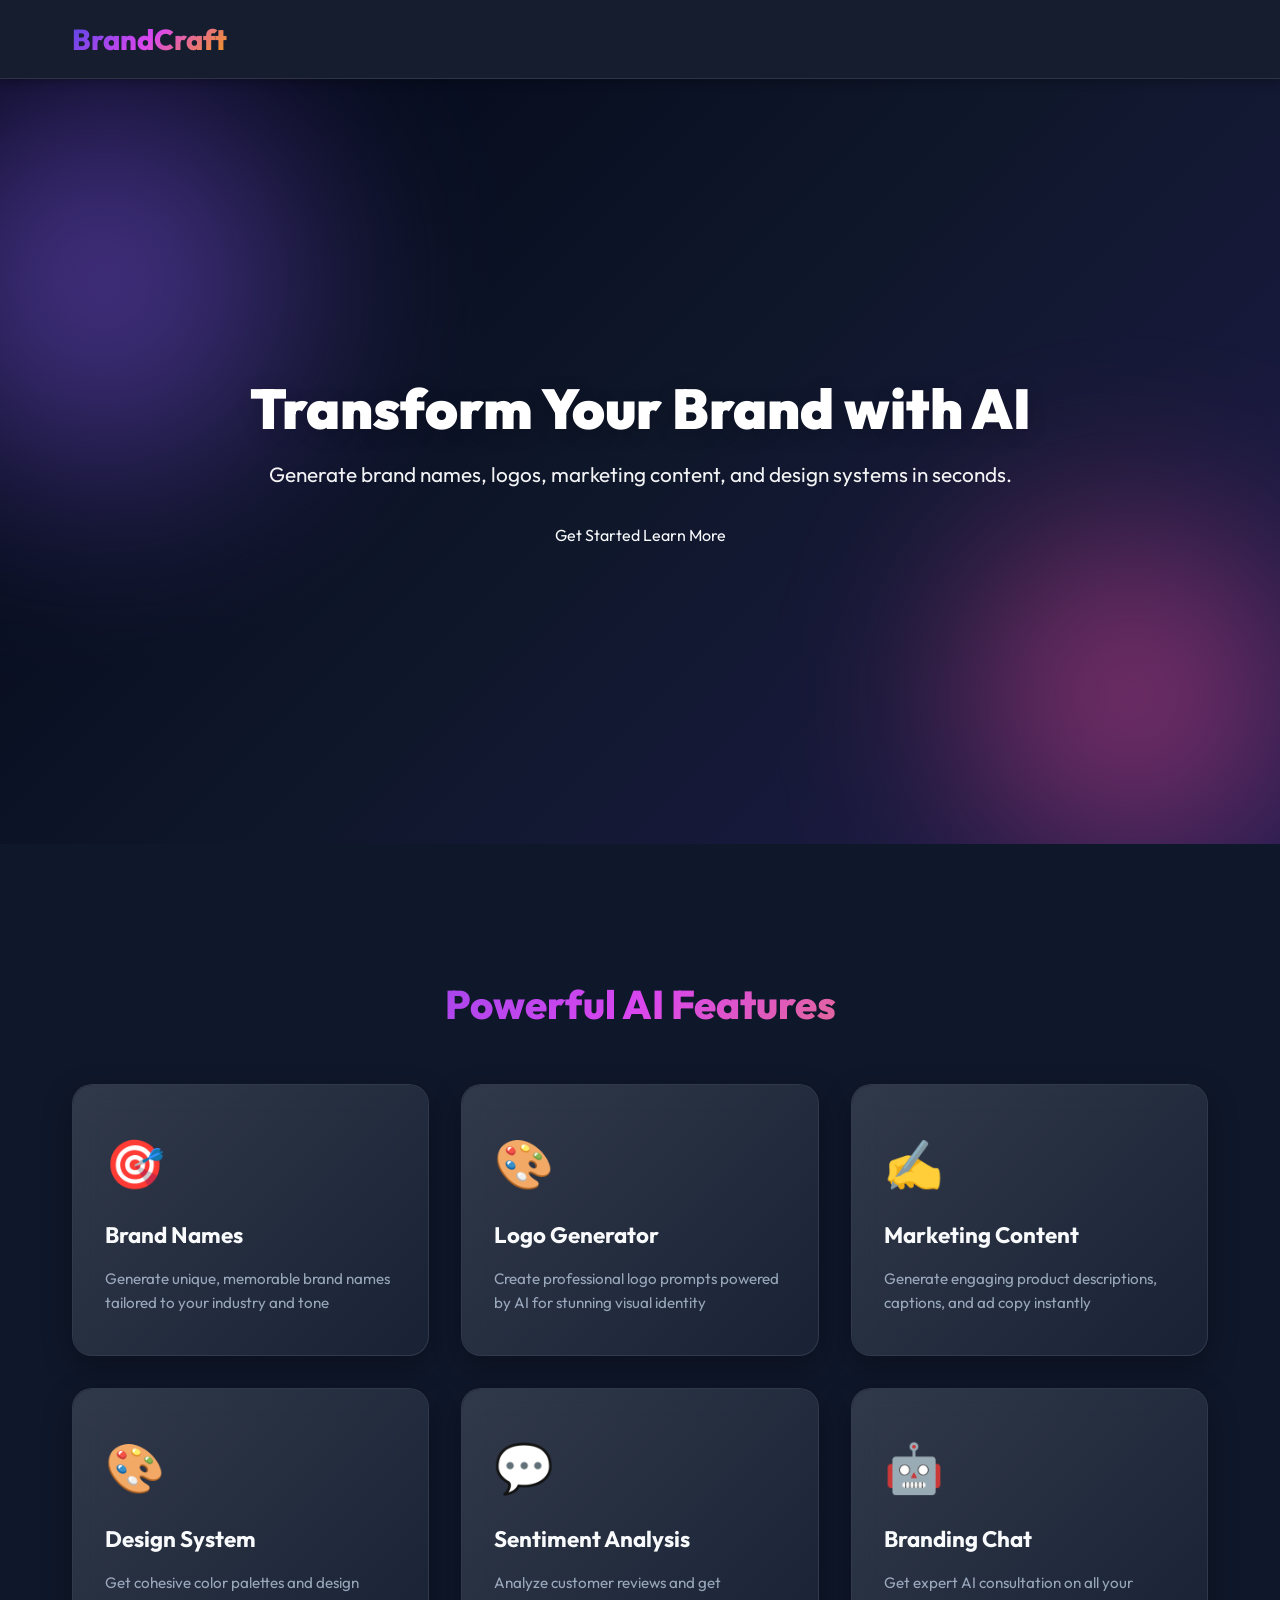
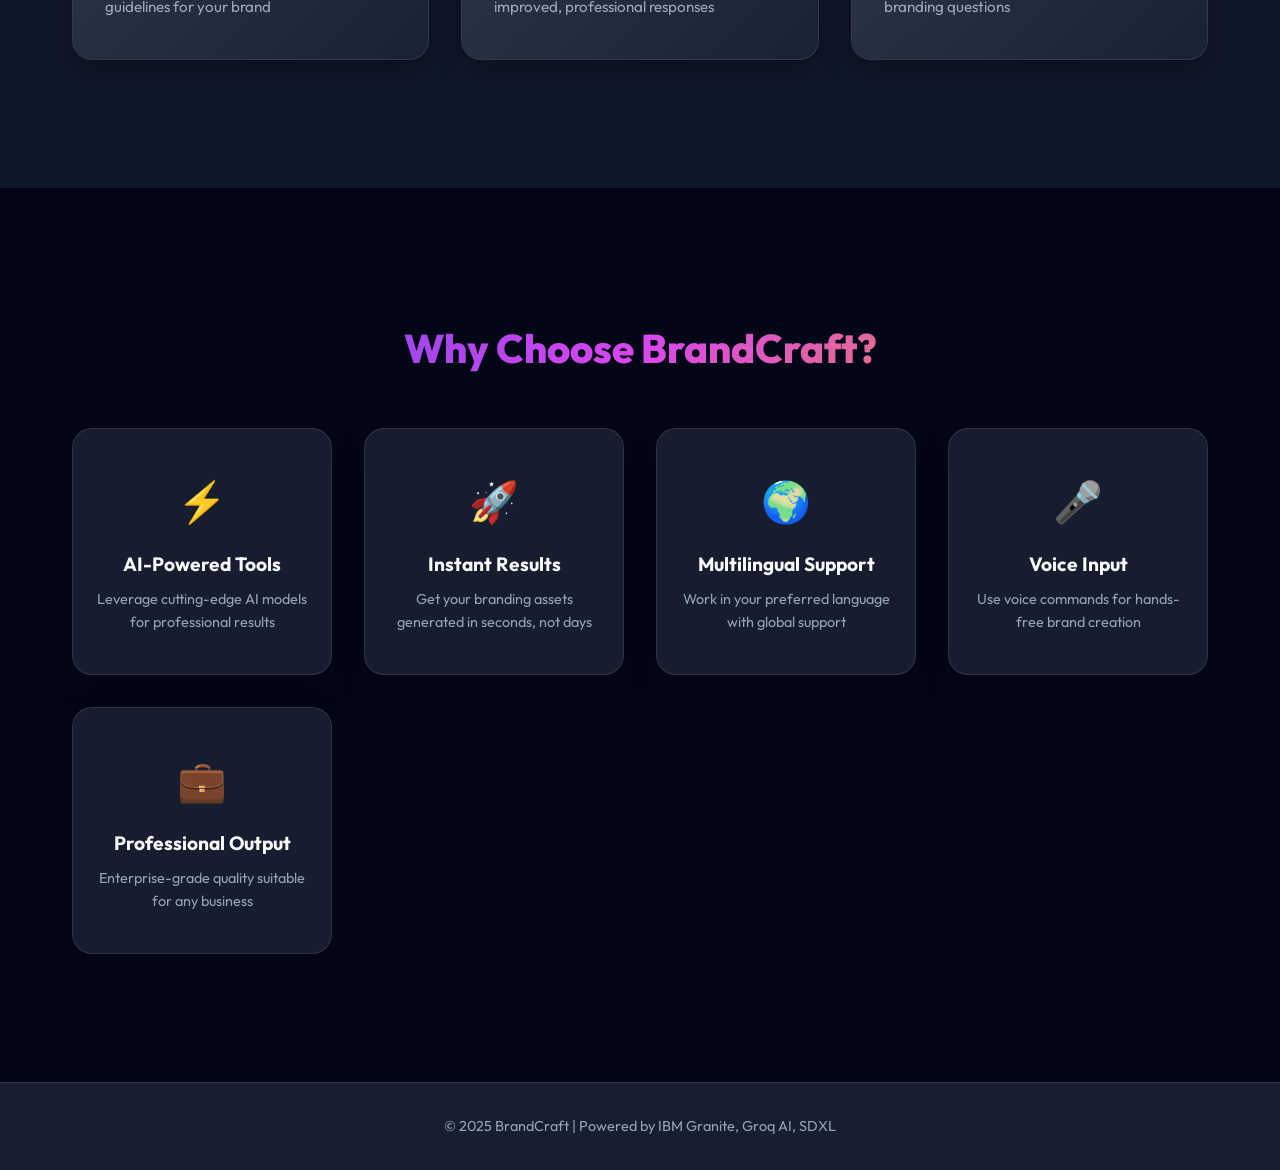
<file: frontend/index.html>
<!DOCTYPE html>
<html lang="en">

<head>
    <meta charset="UTF-8">
    <meta name="viewport" content="width=device-width, initial-scale=1.0">
    <title>BrandCraft - AI-Powered Branding Suite</title>
    <!-- Google Fonts -->
    <link href="https://fonts.googleapis.com/css2?family=Outfit:wght@300;400;500;600;700;800&display=swap" rel="stylesheet">
    <link rel="stylesheet" href="css/style.css">
</head>

<body class="dark-theme">
    <!-- Navigation Bar -->
    <nav class="navbar">
        <div class="nav-container">
            <div class="logo">
                <h1 class="gradient-text">BrandCraft</h1>
            </div>
            <div class="nav-controls">

            </div>
        </div>
    </nav>

    <!-- Hero Section -->
    <section class="hero">
        <div class="hero-content">
            <h1 class="hero-title" data-translate="hero-title">Transform Your Brand with AI</h1>
            <p class="hero-subtitle" style="animation-delay: 0.2s;">
                Generate brand names, logos, marketing content, and design systems in seconds.
            </p>
            <div class="hero-cta" style="animation-delay: 0.4s;">
                <a href="login.html" class="primary-btn" id="getStartedBtn">
                    Get Started <i class="fas fa-arrow-right"></i>
                </a>
                <a href="#features" class="secondary-btn">Learn More</a>
            </div>
        </div>
    </section>

    <!-- Feature Cards Section -->
    <section class="features">
        <div class="container">
            <h2 class="section-title" data-translate="features-title">Powerful AI Features</h2>
            <div class="features-grid">
                <!-- Brand Names Card -->
                <div class="feature-card">
                    <div class="feature-icon">🎯</div>
                    <h3 data-translate="feature-brand-title">Brand Names</h3>
                    <p data-translate="feature-brand-desc">
                        Generate unique, memorable brand names tailored to your industry and tone
                    </p>
                </div>

                <!-- Logo Generator Card -->
                <div class="feature-card">
                    <div class="feature-icon">🎨</div>
                    <h3 data-translate="feature-logo-title">Logo Generator</h3>
                    <p data-translate="feature-logo-desc">
                        Create professional logo prompts powered by AI for stunning visual identity
                    </p>
                </div>

                <!-- Marketing Content Card -->
                <div class="feature-card">
                    <div class="feature-icon">✍️</div>
                    <h3 data-translate="feature-content-title">Marketing Content</h3>
                    <p data-translate="feature-content-desc">
                        Generate engaging product descriptions, captions, and ad copy instantly
                    </p>
                </div>

                <!-- Design System Card -->
                <div class="feature-card">
                    <div class="feature-icon">🎨</div>
                    <h3 data-translate="feature-design-title">Design System</h3>
                    <p data-translate="feature-design-desc">
                        Get cohesive color palettes and design guidelines for your brand
                    </p>
                </div>

                <!-- Sentiment Analysis Card -->
                <div class="feature-card">
                    <div class="feature-icon">💬</div>
                    <h3 data-translate="feature-sentiment-title">Sentiment Analysis</h3>
                    <p data-translate="feature-sentiment-desc">
                        Analyze customer reviews and get improved, professional responses
                    </p>
                </div>

                <!-- Branding Chat Card -->
                <div class="feature-card">
                    <div class="feature-icon">🤖</div>
                    <h3 data-translate="feature-chat-title">Branding Chat</h3>
                    <p data-translate="feature-chat-desc">
                        Get expert AI consultation on all your branding questions
                    </p>
                </div>
            </div>
        </div>
    </section>

    <!-- Info Section -->
    <section class="info-section">
        <div class="container">
            <h2 class="section-title" data-translate="why-choose-title">Why Choose BrandCraft?</h2>
            <div class="info-grid">
                <div class="info-tile">
                    <div class="info-icon">⚡</div>
                    <h3 data-translate="info-ai-title">AI-Powered Tools</h3>
                    <p data-translate="info-ai-desc">
                        Leverage cutting-edge AI models for professional results
                    </p>
                </div>

                <div class="info-tile">
                    <div class="info-icon">🚀</div>
                    <h3 data-translate="info-instant-title">Instant Results</h3>
                    <p data-translate="info-instant-desc">
                        Get your branding assets generated in seconds, not days
                    </p>
                </div>

                <div class="info-tile">
                    <div class="info-icon">🌍</div>
                    <h3 data-translate="info-multilingual-title">Multilingual Support</h3>
                    <p data-translate="info-multilingual-desc">
                        Work in your preferred language with global support
                    </p>
                </div>

                <div class="info-tile">
                    <div class="info-icon">🎤</div>
                    <h3 data-translate="info-voice-title">Voice Input</h3>
                    <p data-translate="info-voice-desc">
                        Use voice commands for hands-free brand creation
                    </p>
                </div>

                <div class="info-tile">
                    <div class="info-icon">💼</div>
                    <h3 data-translate="info-professional-title">Professional Output</h3>
                    <p data-translate="info-professional-desc">
                        Enterprise-grade quality suitable for any business
                    </p>
                </div>
            </div>
        </div>
    </section>

    <!-- Footer -->
    <footer class="footer">
        <p>© 2025 BrandCraft | Powered by IBM Granite, Groq AI, SDXL</p>
    </footer>

    <script src="js/main.js"></script>
</body>

</html>
</file>
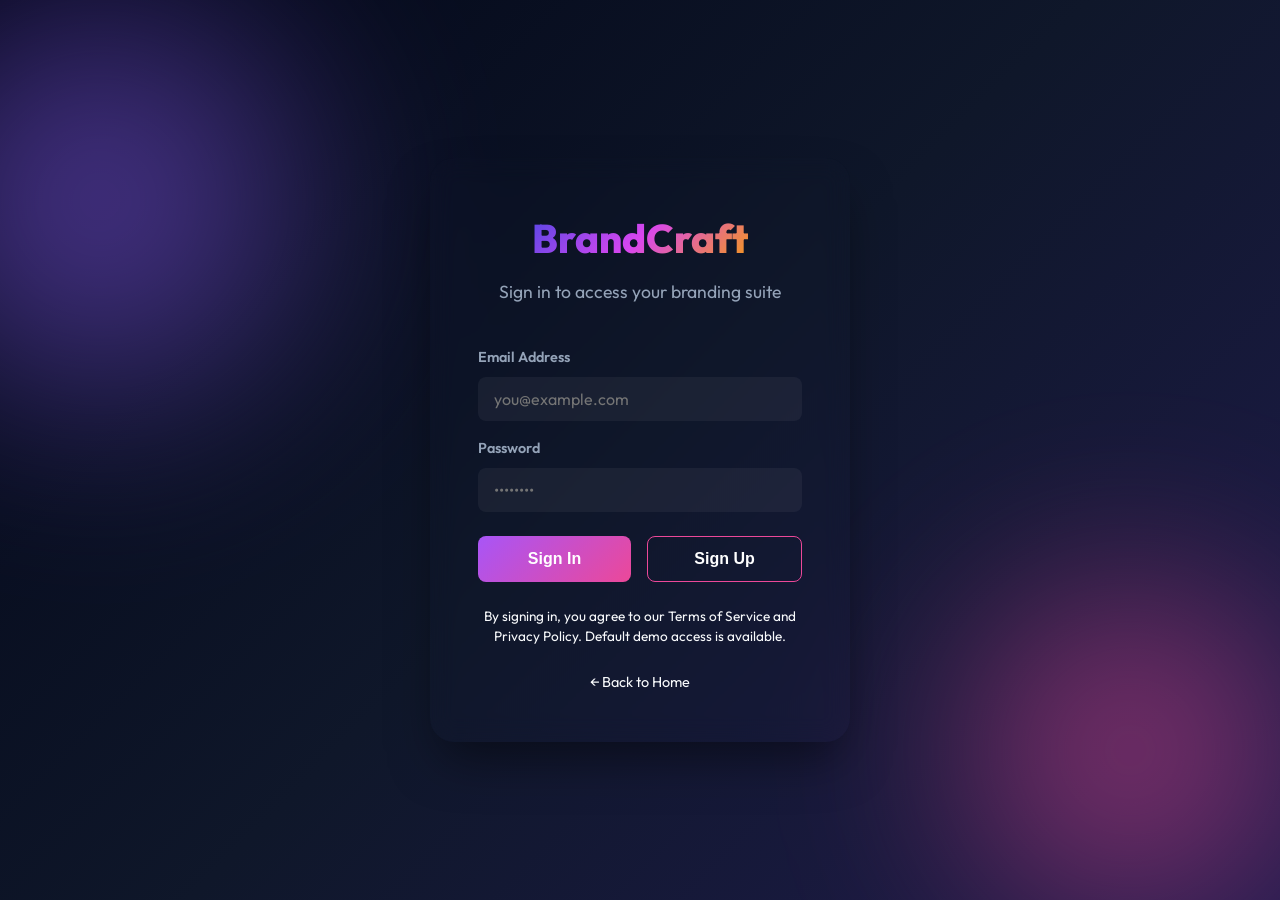
<file: frontend/login.html>
<!DOCTYPE html>
<html lang="en">

<head>
    <meta charset="UTF-8">
    <meta name="viewport" content="width=device-width, initial-scale=1.0">
    <title>Login - BrandCraft</title>
    <!-- Google Fonts -->
    <link href="https://fonts.googleapis.com/css2?family=Outfit:wght@300;400;500;600;700;800&display=swap" rel="stylesheet">
    <link rel="stylesheet" href="css/style.css">
    <!-- Removed Google Client Script -->
    <style>
        .login-container {
            display: flex;
            justify-content: center;
            align-items: center;
            min-height: 100vh;
            background: linear-gradient(135deg, #020617 0%, #0f172a 50%, #1e1b4b 100%);
            position: relative;
            overflow: hidden;
        }

        /* Ambient background effects */
        .login-container::before, .login-container::after {
            content: '';
            position: absolute;
            border-radius: 50%;
            filter: blur(80px);
            z-index: 0;
            opacity: 0.6;
            animation: orbsFloat 10s ease-in-out infinite alternate;
        }

        .login-container::before {
            width: 600px;
            height: 600px;
            background: radial-gradient(circle, #8b5cf6 0%, transparent 70%);
            top: -100px;
            left: -200px;
            animation-delay: 0s;
        }

        .login-container::after {
            width: 500px;
            height: 500px;
            background: radial-gradient(circle, #ec4899 0%, transparent 70%);
            bottom: -100px;
            right: -100px;
            animation-delay: -5s;
        }
        
        @keyframes orbsFloat {
            0% { transform: translate(0, 0) scale(1); }
            100% { transform: translate(50px, 50px) scale(1.1); }
        }

        .login-card {
            background: var(--glass-bg);
            backdrop-filter: blur(12px);
            -webkit-backdrop-filter: blur(12px);
            border: 1px solid var(--glass-border);
            padding: 3rem;
            border-radius: 24px;
            width: 100%;
            max-width: 420px;
            text-align: center;
            box-shadow: 0 25px 50px -12px rgba(0, 0, 0, 0.5);
            z-index: 10;
        }

        .login-logo {
            font-size: 2.5rem;
            font-weight: 800;
            background: var(--gradient-primary);
            -webkit-background-clip: text;
            background-clip: text;
            color: transparent;
            margin-bottom: 0.5rem;
            display: inline-block;
        }

        .login-subtitle {
            color: var(--text-secondary);
            margin-bottom: 2.5rem;
            font-size: 1.1rem;
        }

        .google-btn-wrapper {
            display: flex;
            justify-content: center;
            margin-bottom: 1.5rem;
            min-height: 44px;
            /* Prevent layout shift */
        }

        .divider {
            margin: 2rem 0;
            display: flex;
            align-items: center;
            color: var(--text-muted);
            font-size: 0.9rem;
        }

        .divider::before,
        .divider::after {
            content: '';
            flex: 1;
            height: 1px;
            background: var(--glass-border);
        }

        .divider span {
            padding: 0 1rem;
        }

        .back-link {
            display: inline-block;
            margin-top: 1.5rem;
            color: var(--text-muted);
            text-decoration: none;
            font-size: 0.9rem;
            transition: color 0.3s;
        }

        .back-link:hover {
            color: var(--text-primary);
        }

        /* Error message styling */
        #authError {
            color: #ef4444;
            margin-top: 1rem;
            font-size: 0.9rem;
            display: none;
            padding: 0.5rem;
            background: rgba(239, 68, 68, 0.1);
            border-radius: 6px;
        }
    </style>
</head>

<body class="dark-theme">
    <div class="login-container">
        <div class="login-card">
            <a href="/" style="text-decoration: none;">
                <div class="login-logo">BrandCraft</div>
            </a>
            <p class="login-subtitle">Sign in to access your branding suite</p>

            <!-- Standard Email/Password Form Container -->
            <form id="authForm" class="auth-form" style="margin-bottom: 1.5rem;">
                <div class="form-group" style="margin-bottom: 1rem; text-align: left;">
                    <label for="email" style="display: block; margin-bottom: 0.5rem; color: var(--text-secondary); font-size: 0.9rem;">Email Address</label>
                    <input type="email" id="email" required placeholder="you@example.com" style="width: 100%; padding: 0.75rem 1rem; box-sizing: border-box; border-radius: 8px; border: 1px solid var(--glass-border); background: rgba(255, 255, 255, 0.05); color: var(--text-primary); outline: none;">
                </div>
                <div class="form-group" style="margin-bottom: 1.5rem; text-align: left;">
                    <label for="password" style="display: block; margin-bottom: 0.5rem; color: var(--text-secondary); font-size: 0.9rem;">Password</label>
                    <input type="password" id="password" required placeholder="••••••••" style="width: 100%; padding: 0.75rem 1rem; box-sizing: border-box; border-radius: 8px; border: 1px solid var(--glass-border); background: rgba(255, 255, 255, 0.05); color: var(--text-primary); outline: none;">
                </div>
                <div style="display: flex; gap: 1rem; margin-top: 1rem;">
                    <button type="button" id="signInBtn" class="btn btn-primary" style="flex: 1; padding: 0.8rem; border-radius: 8px; font-weight: 600; font-size: 1rem; border: none; background: linear-gradient(135deg, #a855f7 0%, #ec4899 100%); color: white; cursor: pointer; transition: opacity 0.3s;">Sign In</button>
                    <button type="button" id="signUpBtn" class="btn btn-outline" style="flex: 1; padding: 0.8rem; border-radius: 8px; font-weight: 600; font-size: 1rem; border: 1px solid #ec4899; background: transparent; color: white; cursor: pointer; transition: background 0.3s;">Sign Up</button>
                </div>
            </form>

            <div id="authError"></div>

            <p style="font-size: 0.85rem; color: var(--text-muted); line-height: 1.5;">
                By signing in, you agree to our Terms of Service and Privacy Policy. Default demo access is available.
            </p>

            <a href="/" class="back-link">← Back to Home</a>
        </div>
    </div>

    <!-- Auth Script -->
    <script src="js/auth.js"></script>
    <script>
        // Form initialization handled in auth.js
    </script>
</body>

</html>
</file>
<file: frontend/css/style.css>
/* ===========================
   CSS VARIABLES & THEME SETUP
   =========================== */
:root {
    /* Light Theme Colors & Glassmorphism */
    --bg-primary: #f0f4f8;
    --bg-secondary: #ffffff;
    --bg-card: rgba(255, 255, 255, 0.75);
    --text-primary: #0f172a;
    --text-secondary: #64748b;
    --border-color: rgba(255, 255, 255, 0.5);
    --shadow: rgba(0, 0, 0, 0.05);
    --shadow-hover: rgba(59, 130, 246, 0.15);
    --glass-blur: blur(16px);
    
    /* Vibrant Gradients */
    --gradient-primary: linear-gradient(135deg, #4f46e5 0%, #d946ef 50%, #f59e0b 100%);
    --gradient-secondary: linear-gradient(135deg, #06b6d4 0%, #3b82f6 100%);
    --gradient-hero: linear-gradient(135deg, #1e1b4b 0%, #4c1d95 50%, #701a75 100%);
    
    /* Accent Colors */
    --accent-primary: #8b5cf6;
    --accent-secondary: #ec4899;
    
    /* Spacing */
    --spacing-xs: 0.5rem;
    --spacing-sm: 1rem;
    --spacing-md: 1.5rem;
    --spacing-lg: 2rem;
    --spacing-xl: 3rem;
    
    /* Border Radius (Softer) */
    --radius-sm: 12px;
    --radius-md: 20px;
    --radius-lg: 32px;
    
    /* Transitions */
    --transition-fast: 0.2s cubic-bezier(0.4, 0, 0.2, 1);
    --transition-normal: 0.4s cubic-bezier(0.4, 0, 0.2, 1);
}

/* Dark Theme */
.dark-theme {
    --bg-primary: #020617;
    --bg-secondary: #0f172a;
    --bg-card: rgba(30, 41, 59, 0.7);
    --text-primary: #f8fafc;
    --text-secondary: #94a3b8;
    --border-color: rgba(255, 255, 255, 0.1);
    --shadow: rgba(0, 0, 0, 0.3);
    --shadow-hover: rgba(139, 92, 246, 0.3);
    --gradient-hero: linear-gradient(135deg, #020617 0%, #0f172a 50%, #1e1b4b 100%);
}

/* ===========================
   GLOBAL STYLES
   =========================== */
* {
    margin: 0;
    padding: 0;
    box-sizing: border-box;
}

body {
    font-family: 'Outfit', -apple-system, BlinkMacSystemFont, 'Segoe UI', Roboto, Helvetica, Arial, sans-serif;
    background: var(--bg-primary);
    color: var(--text-primary);
    line-height: 1.6;
    transition: background-color var(--transition-normal), color var(--transition-normal);
    overflow-x: hidden;
    -webkit-font-smoothing: antialiased;
    -moz-osx-font-smoothing: grayscale;
}

a {
    text-decoration: none;
    color: inherit;
}

/* ===========================
   NAVBAR
   =========================== */
.navbar {
    position: sticky;
    top: 0;
    z-index: 1000;
    background: var(--bg-card);
    backdrop-filter: blur(10px);
    border-bottom: 1px solid var(--border-color);
    box-shadow: 0 2px 10px var(--shadow);
    transition: all var(--transition-normal);
}

.nav-container {
    max-width: 1200px;
    margin: 0 auto;
    padding: 1rem 2rem;
    display: flex;
    justify-content: space-between;
    align-items: center;
}

.logo h1 {
    font-size: 1.8rem;
    font-weight: 800;
    margin: 0;
}

.gradient-text {
    background: var(--gradient-primary);
    -webkit-background-clip: text;
    -webkit-text-fill-color: transparent;
    background-clip: text;
}

.nav-controls {
    display: flex;
    align-items: center;
    gap: 1rem;
}

.language-selector {
    padding: 0.5rem 1rem;
    border: 1px solid var(--border-color);
    background: var(--bg-secondary);
    color: var(--text-primary);
    border-radius: var(--radius-sm);
    font-size: 0.9rem;
    cursor: pointer;
    transition: all var(--transition-fast);
}

.language-selector:hover {
    border-color: var(--accent-primary);
}

.theme-toggle {
    padding: 0.5rem 1rem;
    border: 1px solid var(--border-color);
    background: var(--bg-secondary);
    color: var(--text-primary);
    border-radius: var(--radius-sm);
    cursor: pointer;
    font-size: 1.2rem;
    transition: all var(--transition-fast);
}

.theme-toggle:hover {
    background: var(--accent-primary);
    border-color: var(--accent-primary);
    transform: scale(1.05);
}

/* ===========================
   HERO SECTION
   =========================== */
.hero {
    min-height: 85vh;
    display: flex;
    align-items: center;
    justify-content: center;
    background: var(--gradient-hero);
    padding: 2rem;
    text-align: center;
    position: relative;
    overflow: hidden;
}

/* Glass Orbs Animation for Premium Feel */
.hero::before, .hero::after {
    content: '';
    position: absolute;
    border-radius: 50%;
    filter: blur(80px);
    z-index: 0;
    opacity: 0.6;
    animation: orbsFloat 10s ease-in-out infinite alternate;
}

.hero::before {
    width: 600px;
    height: 600px;
    background: radial-gradient(circle, #8b5cf6 0%, transparent 70%);
    top: -100px;
    left: -200px;
    animation-delay: 0s;
}

.hero::after {
    width: 500px;
    height: 500px;
    background: radial-gradient(circle, #ec4899 0%, transparent 70%);
    bottom: -100px;
    right: -100px;
    animation-delay: -5s;
}

@keyframes orbsFloat {
    0% { transform: translate(0, 0) scale(1); }
    100% { transform: translate(50px, 50px) scale(1.1); }
}

.hero-content {
    position: relative;
    z-index: 1;
    max-width: 800px;
}

.hero-title {
    font-size: 3.5rem;
    font-weight: 900;
    color: #ffffff;
    margin-bottom: 1rem;
    line-height: 1.2;
    text-shadow: 0 4px 20px rgba(0, 0, 0, 0.2);
}

.hero-subtitle {
    font-size: 1.3rem;
    color: rgba(255, 255, 255, 0.95);
    margin-bottom: 2rem;
    font-weight: 400;
}

.cta-button {
    padding: 1rem 3rem;
    font-size: 1.1rem;
    font-weight: 700;
    color: var(--accent-primary);
    background: #ffffff;
    border: none;
    border-radius: var(--radius-lg);
    cursor: pointer;
    box-shadow: 0 10px 30px rgba(0, 0, 0, 0.2);
    transition: all var(--transition-normal);
}

.cta-button:hover {
    transform: translateY(-3px);
    box-shadow: 0 15px 40px rgba(0, 0, 0, 0.3);
}

.cta-button:active {
    transform: translateY(-1px);
}

/* ===========================
   SECTIONS
   =========================== */
.container {
    max-width: 1200px;
    margin: 0 auto;
    padding: 4rem 2rem;
}

.section-title {
    text-align: center;
    font-size: 2.5rem;
    font-weight: 800;
    margin-bottom: 3rem;
    background: var(--gradient-primary);
    -webkit-background-clip: text;
    -webkit-text-fill-color: transparent;
    background-clip: text;
}

/* ===========================
   FEATURES GRID
   =========================== */
.features {
    background: var(--bg-secondary);
    padding: 4rem 0;
}

.features-grid {
    display: grid;
    grid-template-columns: repeat(auto-fit, minmax(280px, 1fr));
    gap: 2rem;
}

.feature-card {
    background: var(--bg-card);
    backdrop-filter: var(--glass-blur);
    -webkit-backdrop-filter: var(--glass-blur);
    padding: 2.5rem 2rem;
    border-radius: var(--radius-md);
    border: 1px solid var(--border-color);
    box-shadow: 0 10px 30px var(--shadow);
    transition: all var(--transition-normal);
    cursor: pointer;
    position: relative;
    overflow: hidden;
}

.feature-card::before {
    content: '';
    position: absolute;
    top: 0; left: 0; right: 0; bottom: 0;
    border-radius: inherit;
    background: linear-gradient(135deg, rgba(255,255,255,0.1) 0%, transparent 100%);
    pointer-events: none;
}

.feature-card:hover {
    transform: translateY(-8px);
    box-shadow: 0 12px 30px var(--shadow-hover);
    border-color: var(--accent-primary);
}

.feature-icon {
    font-size: 3rem;
    margin-bottom: 1rem;
}

.feature-card h3 {
    font-size: 1.4rem;
    font-weight: 700;
    margin-bottom: 0.8rem;
    color: var(--text-primary);
}

.feature-card p {
    color: var(--text-secondary);
    font-size: 0.95rem;
    line-height: 1.6;
}

/* ===========================
   INFO SECTION
   =========================== */
.info-section {
    background: var(--bg-primary);
    padding: 4rem 0;
}

.info-grid {
    display: grid;
    grid-template-columns: repeat(auto-fit, minmax(220px, 1fr));
    gap: 2rem;
}

.info-tile {
    background: var(--bg-card);
    backdrop-filter: var(--glass-blur);
    -webkit-backdrop-filter: var(--glass-blur);
    padding: 2.5rem 1.5rem;
    border-radius: var(--radius-md);
    text-align: center;
    border: 1px solid var(--border-color);
    transition: all var(--transition-normal);
    box-shadow: 0 10px 30px var(--shadow);
}

.info-tile:hover {
    background: var(--gradient-primary);
    color: #ffffff;
    transform: scale(1.05);
}

.info-tile:hover h3,
.info-tile:hover p {
    color: #ffffff;
}

.info-icon {
    font-size: 2.5rem;
    margin-bottom: 1rem;
}

.info-tile h3 {
    font-size: 1.2rem;
    font-weight: 700;
    margin-bottom: 0.5rem;
}

.info-tile p {
    color: var(--text-secondary);
    font-size: 0.9rem;
}

/* ===========================
   FOOTER
   =========================== */
.footer {
    background: var(--bg-card);
    padding: 2rem;
    text-align: center;
    border-top: 1px solid var(--border-color);
    color: var(--text-secondary);
    font-size: 0.9rem;
}

/* ===========================
   DASHBOARD STYLES
   =========================== */
.dashboard-container {
    max-width: 1200px;
    margin: 2rem auto;
    padding: 2rem;
}

.dashboard-title {
    text-align: center;
    font-size: 2.5rem;
    font-weight: 800;
    margin-bottom: 2rem;
    background: var(--gradient-primary);
    -webkit-background-clip: text;
    -webkit-text-fill-color: transparent;
    background-clip: text;
}

/* Tab Navigation */
.tab-navigation {
    display: flex;
    gap: 0.5rem;
    margin-bottom: 2rem;
    overflow-x: auto;
    padding-bottom: 0.5rem;
}

.tab-btn {
    padding: 0.8rem 1.5rem;
    background: var(--bg-card);
    border: 1px solid var(--border-color);
    color: var(--text-primary);
    cursor: pointer;
    border-radius: var(--radius-sm);
    font-size: 1rem;
    font-weight: 600;
    transition: all var(--transition-fast);
    white-space: nowrap;
}

.tab-btn:hover {
    background: var(--bg-secondary);
    border-color: var(--accent-primary);
}

.tab-btn.active {
    background: var(--gradient-primary);
    color: #ffffff;
    border-color: transparent;
}

/* Tab Content */
.tab-content-container {
    background: var(--bg-card);
    backdrop-filter: var(--glass-blur);
    -webkit-backdrop-filter: var(--glass-blur);
    border-radius: var(--radius-lg);
    padding: 2.5rem;
    box-shadow: 0 20px 50px var(--shadow);
    border: 1px solid var(--border-color);
}

.tab-content {
    display: none;
    animation: fadeIn 0.3s ease;
}

.tab-content.active {
    display: block;
}

@keyframes fadeIn {
    from { opacity: 0; transform: translateY(10px); }
    to { opacity: 1; transform: translateY(0); }
}

.tab-content h2 {
    font-size: 1.8rem;
    font-weight: 700;
    margin-bottom: 1.5rem;
    color: var(--text-primary);
}

/* Form Styles */
.form-container {
    margin-bottom: 2rem;
}

.form-group {
    margin-bottom: 1.5rem;
}

.form-group label {
    display: block;
    font-weight: 600;
    margin-bottom: 0.5rem;
    color: var(--text-primary);
    font-size: 0.95rem;
}

.form-group input,
.form-group select,
.form-group textarea {
    width: 100%;
    padding: 0.8rem;
    border: 1px solid var(--border-color);
    background: var(--bg-secondary);
    color: var(--text-primary);
    border-radius: var(--radius-sm);
    font-size: 1rem;
    font-family: inherit;
    transition: all var(--transition-fast);
}

.form-group input:focus,
.form-group select:focus,
.form-group textarea:focus {
    outline: none;
    border-color: var(--accent-primary);
    box-shadow: 0 0 0 3px rgba(102, 126, 234, 0.1);
}

.generate-btn {
    padding: 0.9rem 2rem;
    background: var(--gradient-primary);
    color: #ffffff;
    border: none;
    border-radius: var(--radius-sm);
    font-size: 1rem;
    font-weight: 700;
    cursor: pointer;
    transition: all var(--transition-normal);
    box-shadow: 0 4px 15px var(--shadow);
}

.generate-btn:hover {
    transform: translateY(-2px);
    box-shadow: 0 8px 25px var(--shadow-hover);
}

.generate-btn:active {
    transform: translateY(0);
}

.generate-btn:disabled {
    opacity: 0.6;
    cursor: not-allowed;
    transform: none;
}

/* Output Section */
.output-section {
    margin-top: 2rem;
    padding: 1.5rem;
    background: var(--bg-secondary);
    border-radius: var(--radius-sm);
    border: 1px solid var(--border-color);
    min-height: 100px;
}

.output-section:empty::before {
    content: 'Results will appear here...';
    color: var(--text-secondary);
    font-style: italic;
}

.output-section h3 {
    font-size: 1.3rem;
    margin-bottom: 1rem;
    color: var(--text-primary);
}

.output-section p {
    margin-bottom: 0.8rem;
    line-height: 1.7;
    color: var(--text-primary);
}

.output-section ul {
    list-style: none;
    padding: 0;
}

.output-section li {
    padding: 0.8rem;
    margin-bottom: 0.5rem;
    background: var(--bg-card);
    border-radius: var(--radius-sm);
    border-left: 4px solid var(--accent-primary);
}

/* Color Palette Display */
.color-palette {
    display: flex;
    gap: 1rem;
    flex-wrap: wrap;
    margin-top: 1rem;
}

.color-swatch {
    width: 100px;
    height: 100px;
    border-radius: var(--radius-sm);
    box-shadow: 0 2px 10px var(--shadow);
    display: flex;
    align-items: flex-end;
    justify-content: center;
    padding: 0.5rem;
    color: #ffffff;
    font-weight: 700;
    font-size: 0.85rem;
    text-shadow: 0 1px 3px rgba(0, 0, 0, 0.3);
}

/* Sentiment Display */
.sentiment-result {
    padding: 1rem;
    background: var(--bg-card);
    border-radius: var(--radius-sm);
    margin-bottom: 1rem;
}

.sentiment-badge {
    display: inline-block;
    padding: 0.4rem 1rem;
    border-radius: 20px;
    font-weight: 700;
    font-size: 0.9rem;
    margin-bottom: 0.5rem;
}

.sentiment-positive {
    background: #10b981;
    color: #ffffff;
}

.sentiment-neutral {
    background: #f59e0b;
    color: #ffffff;
}

.sentiment-negative {
    background: #ef4444;
    color: #ffffff;
}

/* Chat Styles */
.chat-container {
    display: flex;
    flex-direction: column;
    height: 500px;
}

.chat-messages {
    flex: 1;
    overflow-y: auto;
    padding: 1rem;
    background: var(--bg-secondary);
    border-radius: var(--radius-sm);
    margin-bottom: 1rem;
    border: 1px solid var(--border-color);
}

.chat-message {
    margin-bottom: 1rem;
    padding: 1rem;
    border-radius: var(--radius-sm);
    max-width: 80%;
    animation: slideIn 0.3s ease;
}

@keyframes slideIn {
    from { opacity: 0; transform: translateX(-10px); }
    to { opacity: 1; transform: translateX(0); }
}

.chat-message.user {
    background: var(--gradient-primary);
    color: #ffffff;
    margin-left: auto;
}

.chat-message.assistant {
    background: var(--bg-card);
    color: var(--text-primary);
    border: 1px solid var(--border-color);
}

.chat-message strong {
    display: block;
    margin-bottom: 0.3rem;
    font-size: 0.85rem;
    opacity: 0.9;
}

.chat-input-container {
    display: flex;
    gap: 0.5rem;
}

#chatInput {
    flex: 1;
    padding: 0.9rem;
    border: 1px solid var(--border-color);
    background: var(--bg-secondary);
    color: var(--text-primary);
    border-radius: var(--radius-sm);
    font-size: 1rem;
}

.send-btn {
    padding: 0.9rem 2rem;
    background: var(--gradient-primary);
    color: #ffffff;
    border: none;
    border-radius: var(--radius-sm);
    font-weight: 700;
    cursor: pointer;
    transition: all var(--transition-fast);
}

.send-btn:hover {
    transform: scale(1.05);
}

/* Loading Spinner */
.loading {
    display: inline-block;
    width: 20px;
    height: 20px;
    border: 3px solid rgba(102, 126, 234, 0.3);
    border-radius: 50%;
    border-top-color: var(--accent-primary);
    animation: spin 0.8s linear infinite;
}

@keyframes spin {
    to { transform: rotate(360deg); }
}

.loading-text {
    display: flex;
    align-items: center;
    gap: 0.5rem;
    color: var(--text-secondary);
    font-style: italic;
}

/* ===========================
   RESPONSIVE DESIGN
   =========================== */
@media (max-width: 768px) {
    .hero-title {
        font-size: 2.5rem;
    }
    
    .hero-subtitle {
        font-size: 1.1rem;
    }
    
    .section-title {
        font-size: 2rem;
    }
    
    .features-grid {
        grid-template-columns: 1fr;
    }
    
    .info-grid {
        grid-template-columns: 1fr;
    }
    
    .nav-container {
        padding: 1rem;
    }
    
    .tab-navigation {
        flex-wrap: nowrap;
        overflow-x: auto;
    }
    
    .tab-btn {
        font-size: 0.9rem;
        padding: 0.7rem 1.2rem;
    }
    
    .dashboard-container {
        padding: 1rem;
    }
    
    .tab-content-container {
        padding: 1.5rem;
    }
    
    .chat-message {
        max-width: 95%;
    }
}

@media (max-width: 480px) {
    .hero-title {
        font-size: 2rem;
    }
    
    .cta-button {
        padding: 0.8rem 2rem;
        font-size: 1rem;
    }
    
    .color-swatch {
        width: 80px;
        height: 80px;
    }
}

/* Error Message */
.error-message {
    padding: 1rem;
    background: #fef2f2;
    border: 1px solid #ef4444;
    color: #991b1b;
    border-radius: var(--radius-sm);
    margin-top: 1rem;
}

.dark-theme .error-message {
    background: #3f1515;
    color: #fca5a5;
}

/* Success Message */
.success-message {
    padding: 1rem;
    background: #f0fdf4;
    border: 1px solid #10b981;
    color: #065f46;
    border-radius: var(--radius-sm);
    margin-top: 1rem;
}

.dark-theme .success-message {
    background: #1a3a2e;
    color: #6ee7b7;
}
</file>
